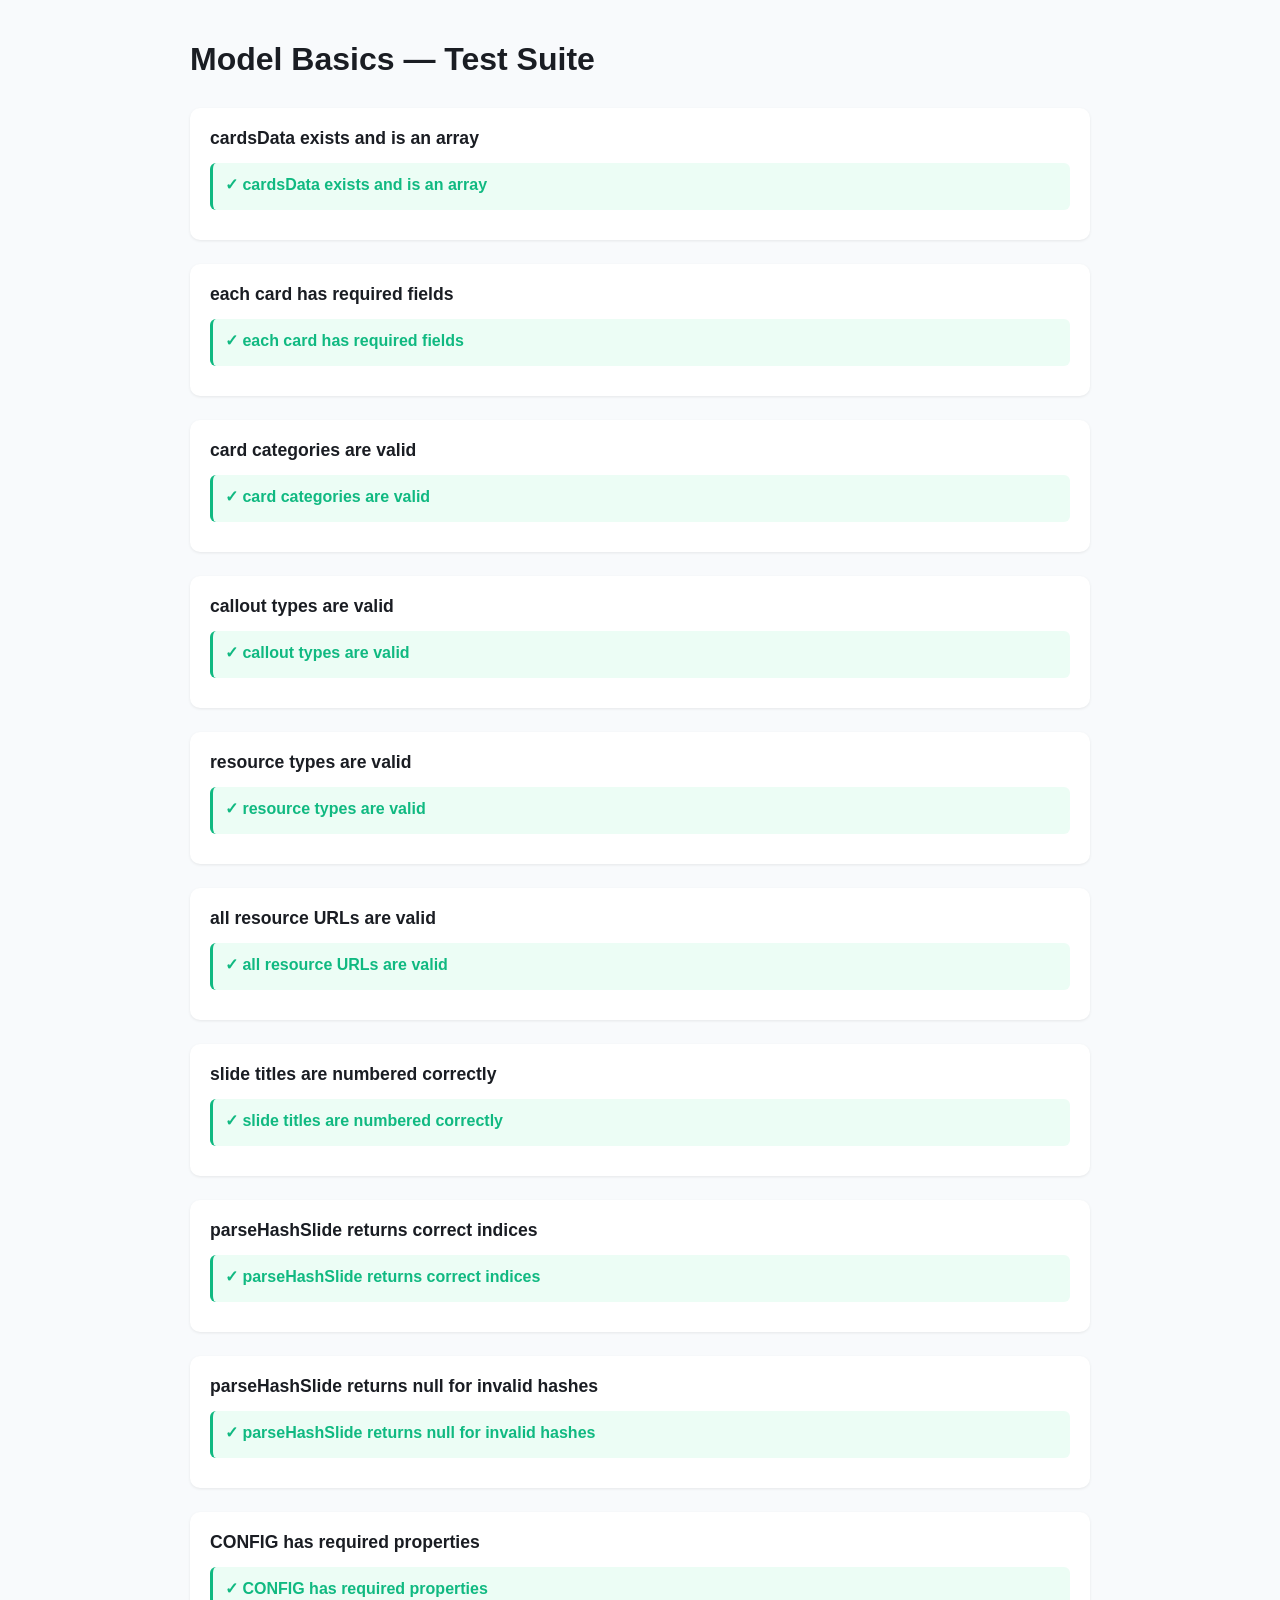
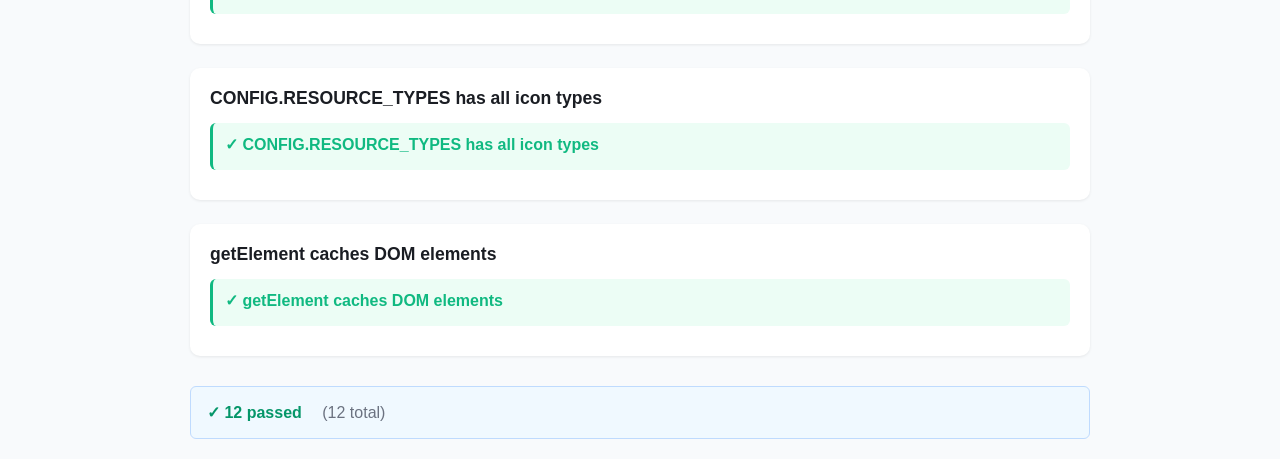
<file: tests.html>
<!DOCTYPE html>
<html lang="en">
<head>
    <meta charset="UTF-8">
    <meta name="viewport" content="width=device-width, initial-scale=1.0">
    <title>Model Basics — Tests</title>
    <style>
        body {
            font-family: 'Inter', -apple-system, BlinkMacSystemFont, 'Segoe UI', sans-serif;
            margin: 0;
            padding: 20px;
            background: #f8fafc;
            color: #374151;
        }
        .container {
            max-width: 900px;
            margin: 0 auto;
        }
        h1 {
            color: #1a1d23;
            margin-bottom: 30px;
        }
        .test-section {
            margin-bottom: 24px;
            background: white;
            padding: 20px;
            border-radius: 10px;
            box-shadow: 0 1px 3px rgba(0, 0, 0, 0.08);
        }
        .test-section h2 {
            font-size: 1.1rem;
            margin-top: 0;
            margin-bottom: 14px;
            color: #1a1d23;
        }
        .test-case {
            padding: 12px;
            margin-bottom: 10px;
            background: #f8fafc;
            border-radius: 6px;
            border-left: 3px solid #e5e7eb;
        }
        .test-case.pass {
            border-left-color: #10b981;
            background: #ecfdf5;
        }
        .test-case.fail {
            border-left-color: #ef4444;
            background: #fef2f2;
        }
        .test-case-name {
            font-weight: 600;
            margin-bottom: 4px;
        }
        .test-case.pass .test-case-name {
            color: #10b981;
        }
        .test-case.fail .test-case-name {
            color: #ef4444;
        }
        .test-case-detail {
            font-size: 0.9rem;
            color: #6b7280;
        }
        .summary {
            margin-top: 30px;
            padding: 16px;
            background: #f0f9ff;
            border: 1px solid #bfdbfe;
            border-radius: 6px;
            color: #0c4a6e;
        }
        .summary-stat {
            font-weight: 600;
            margin-right: 16px;
        }
        code {
            background: rgba(99, 102, 241, 0.08);
            padding: 1px 5px;
            border-radius: 3px;
            font-family: 'Monaco', 'Courier New', monospace;
            color: #6366f1;
        }
    </style>
</head>
<body>
    <div class="container">
        <h1>Model Basics — Test Suite</h1>
        <div id="testResults"></div>
    </div>

    <script>
        // Test utilities
        const tests = [];
        const results = { pass: 0, fail: 0 };

        function test(name, fn) {
            tests.push({ name, fn });
        }

        function assert(condition, message) {
            if (!condition) {
                throw new Error(message);
            }
        }

        function assertEqual(actual, expected, message) {
            if (actual !== expected) {
                throw new Error(`${message}\nExpected: ${expected}\nActual: ${actual}`);
            }
        }

        function assertArrayEquals(actual, expected, message) {
            if (JSON.stringify(actual) !== JSON.stringify(expected)) {
                throw new Error(`${message}\nExpected: ${JSON.stringify(expected)}\nActual: ${JSON.stringify(actual)}`);
            }
        }

        // --- Data Tests ---

        test('cardsData exists and is an array', function() {
            assert(typeof cardsData !== 'undefined', 'cardsData is undefined');
            assert(Array.isArray(cardsData), 'cardsData is not an array');
            assert(cardsData.length > 0, 'cardsData is empty');
        });

        test('each card has required fields', function() {
            cardsData.forEach((card, idx) => {
                assert(card.category, `Card ${idx + 1} missing category`);
                assert(card.badge, `Card ${idx + 1} missing badge`);
                assert(card.title, `Card ${idx + 1} missing title`);
            });
        });

        test('card categories are valid', function() {
            const validCategories = ['arch', 'train', 'infer', 'adv'];
            cardsData.forEach((card, idx) => {
                assert(validCategories.includes(card.category),
                    `Card ${idx + 1} has invalid category: ${card.category}`);
            });
        });

        test('callout types are valid', function() {
            const validTypes = ['insight', 'analogy', 'note'];
            cardsData.forEach((card, idx) => {
                if (card.callout) {
                    assert(validTypes.includes(card.callout.type),
                        `Card ${idx + 1} has invalid callout type: ${card.callout.type}`);
                }
            });
        });

        test('resource types are valid', function() {
            const validTypes = ['video', 'article', 'tool', 'interactive'];
            cardsData.forEach((card, idx) => {
                if (card.resources) {
                    card.resources.forEach((res, ridx) => {
                        const type = res.type || 'article';
                        assert(validTypes.includes(type),
                            `Card ${idx + 1}, Resource ${ridx + 1} has invalid type: ${type}`);
                    });
                }
            });
        });

        test('all resource URLs are valid', function() {
            cardsData.forEach((card, idx) => {
                if (card.resources) {
                    card.resources.forEach((res, ridx) => {
                        assert(res.url && (res.url.startsWith('http://') || res.url.startsWith('https://')),
                            `Card ${idx + 1}, Resource ${ridx + 1} has invalid URL`);
                    });
                }
            });
        });

        test('slide titles are numbered correctly', function() {
            cardsData.forEach((card, idx) => {
                const slideNum = idx + 1;
                assert(card.title.includes(slideNum.toString()),
                    `Card ${slideNum} title doesn't include number: "${card.title}"`);
            });
        });

        // --- Slideshow Logic Tests (requires model-basics.js) ---

        test('parseHashSlide returns correct indices', function() {
            assertEqual(parseHashSlide('#slide-1'), 0, 'slide-1 should be index 0');
            assertEqual(parseHashSlide('#slide-5'), 4, 'slide-5 should be index 4');
            assertEqual(parseHashSlide('#slide-21'), 20, 'slide-21 should be index 20');
        });

        test('parseHashSlide returns null for invalid hashes', function() {
            assertEqual(parseHashSlide(''), null, 'empty string should return null');
            assertEqual(parseHashSlide('#invalid'), null, 'invalid hash should return null');
            assertEqual(parseHashSlide('#slide-abc'), null, 'non-numeric should return null');
            assertEqual(parseHashSlide(null), null, 'null should return null');
        });

        test('CONFIG has required properties', function() {
            assert(CONFIG.TOUCH_THRESHOLD !== undefined, 'CONFIG missing TOUCH_THRESHOLD');
            assert(CONFIG.HASH_PREFIX !== undefined, 'CONFIG missing HASH_PREFIX');
            assert(CONFIG.RESOURCE_TYPES !== undefined, 'CONFIG missing RESOURCE_TYPES');
        });

        test('CONFIG.RESOURCE_TYPES has all icon types', function() {
            const requiredTypes = ['video', 'article', 'tool', 'interactive'];
            requiredTypes.forEach(type => {
                assert(CONFIG.RESOURCE_TYPES[type] !== undefined,
                    `CONFIG.RESOURCE_TYPES missing ${type}`);
            });
        });

        test('getElement caches DOM elements', function() {
            // Create a mock element for testing
            const div = document.createElement('div');
            div.id = 'test-element-123';
            document.body.appendChild(div);

            const first = getElement('test-element-123');
            const second = getElement('test-element-123');
            assert(first === second, 'getElement should return cached element');

            document.body.removeChild(div);
        });

        // Run tests
        function runTests() {
            const resultsDiv = document.getElementById('testResults');
            const sections = {};

            tests.forEach(t => {
                const section = t.name.split(':')[0] || 'General';
                if (!sections[section]) {
                    sections[section] = [];
                }

                try {
                    t.fn();
                    results.pass++;
                    sections[section].push({ ...t, passed: true });
                } catch (error) {
                    results.fail++;
                    sections[section].push({ ...t, passed: false, error: error.message });
                }
            });

            // Render results
            Object.keys(sections).forEach(section => {
                const sectionDiv = document.createElement('div');
                sectionDiv.className = 'test-section';
                const h2 = document.createElement('h2');
                h2.textContent = section;
                sectionDiv.appendChild(h2);

                sections[section].forEach(t => {
                    const caseDiv = document.createElement('div');
                    caseDiv.className = `test-case ${t.passed ? 'pass' : 'fail'}`;

                    const nameDiv = document.createElement('div');
                    nameDiv.className = 'test-case-name';
                    nameDiv.textContent = (t.passed ? '✓ ' : '✗ ') + t.name;
                    caseDiv.appendChild(nameDiv);

                    if (!t.passed) {
                        const detailDiv = document.createElement('div');
                        detailDiv.className = 'test-case-detail';
                        detailDiv.textContent = t.error;
                        caseDiv.appendChild(detailDiv);
                    }

                    sectionDiv.appendChild(caseDiv);
                });

                resultsDiv.appendChild(sectionDiv);
            });

            // Summary
            const summary = document.createElement('div');
            summary.className = 'summary';
            const passColor = results.fail === 0 ? '#059669' : '#0c4a6e';
            summary.innerHTML = `
                <span class="summary-stat" style="color: ${passColor}">✓ ${results.pass} passed</span>
                ${results.fail > 0 ? `<span class="summary-stat" style="color: #dc2626">✗ ${results.fail} failed</span>` : ''}
                <span style="color: #6b7280">(${results.pass + results.fail} total)</span>
            `;
            resultsDiv.appendChild(summary);
        }

        // Wait for DOM and scripts to load
        if (document.readyState === 'loading') {
            document.addEventListener('DOMContentLoaded', runTests);
        } else {
            runTests();
        }
    </script>

    <!-- Include the data and main script -->
    <script src="cards-data.js"></script>
    <script src="model-basics.js"></script>
</body>
</html>
</file>
